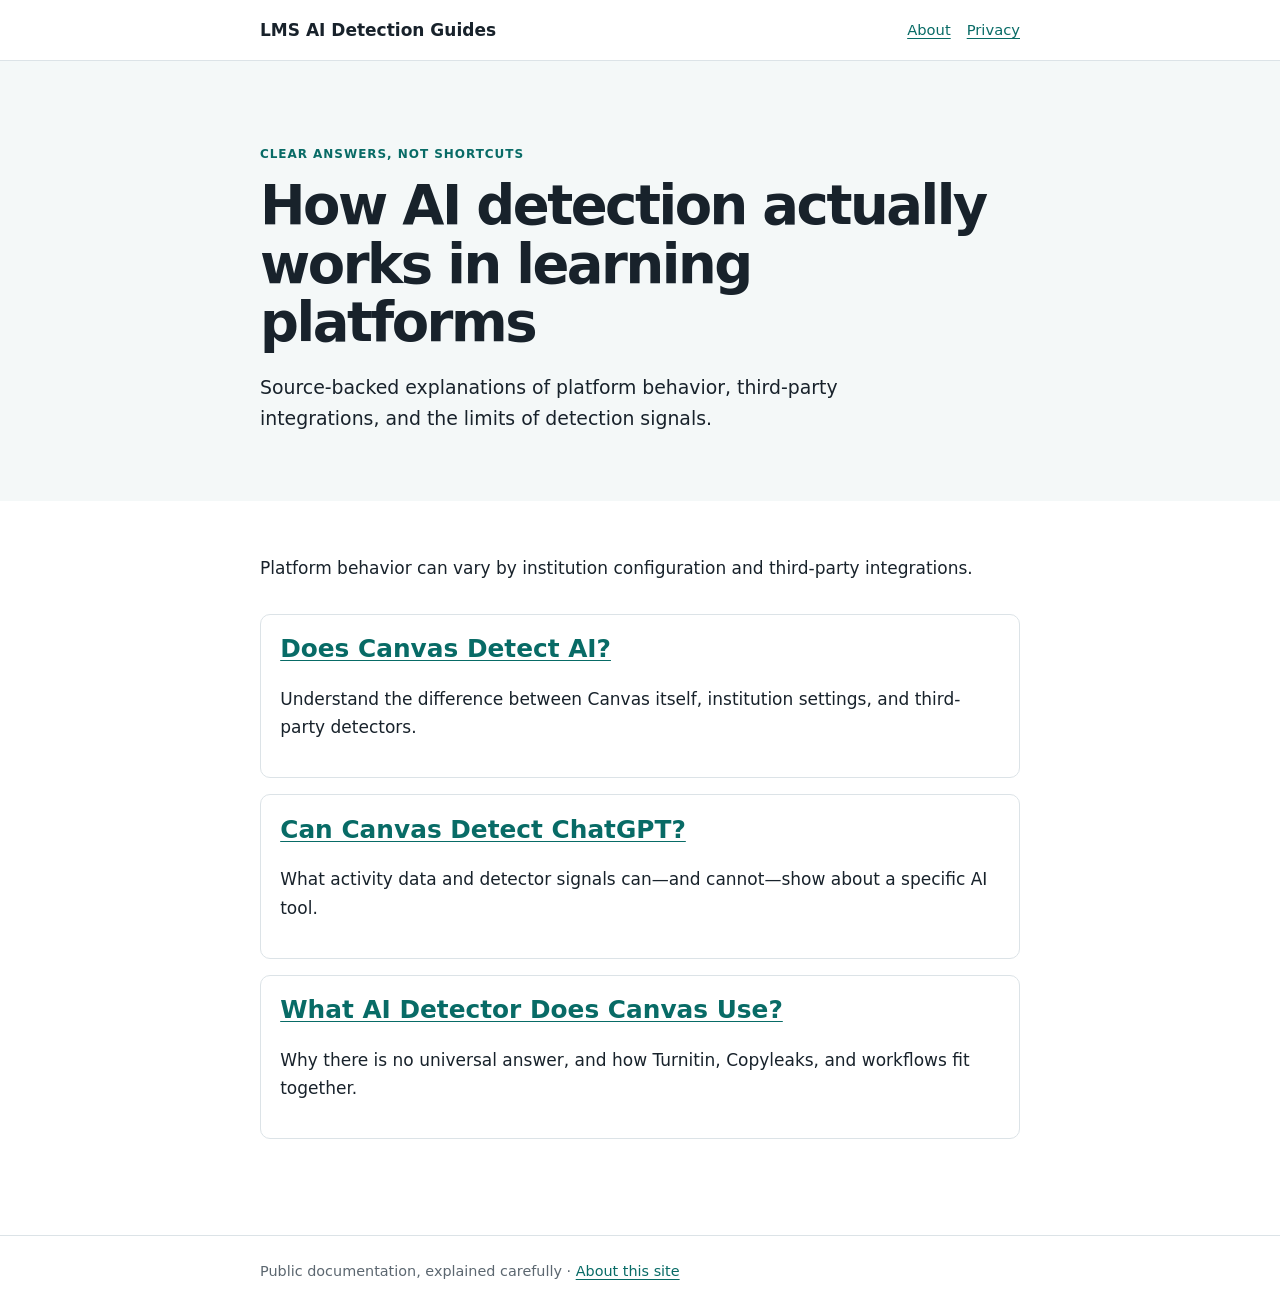
<file: index.html>
<!doctype html><html lang="en"><head><meta charset="utf-8"><meta name="viewport" content="width=device-width,initial-scale=1"><title>LMS AI Detection Guides</title><meta name="description" content="Source-backed explanations of how AI detection works across learning platforms."><meta name="robots" content="index,follow"><link rel="canonical" href="https://dafeng9920.github.io/"><meta property="og:title" content="LMS AI Detection Guides"><meta property="og:description" content="Clear, source-backed explanations of LMS AI-detection behavior."><meta property="og:type" content="website"><meta property="og:url" content="https://dafeng9920.github.io/"><meta name="twitter:card" content="summary"><meta name="twitter:title" content="LMS AI Detection Guides"><meta name="twitter:description" content="Clear, source-backed explanations of LMS AI-detection behavior."><link rel="stylesheet" href="/site.css"><link rel="icon" href="data:image/svg+xml,%3Csvg xmlns='http://www.w3.org/2000/svg' viewBox='0 0 64 64'%3E%3Crect width='64' height='64' rx='12' fill='%23086b66'/%3E%3Cpath d='M17 16h8v13l13-13h10L33 31l16 17H38L25 34v14h-8z' fill='white'/%3E%3C/svg%3E"></head><body><header class="nav"><div class="wrap"><a class="brand" href="/">LMS AI Detection Guides</a><nav class="navlinks"><a href="/about/">About</a><a href="/privacy/">Privacy</a></nav></div></header><section class="hero"><div class="wrap"><p class="eyebrow">Clear answers, not shortcuts</p><h1>How AI detection actually works in learning platforms</h1><p class="lead">Source-backed explanations of platform behavior, third-party integrations, and the limits of detection signals.</p></div></section><main class="main wrap"><p>Platform behavior can vary by institution configuration and third-party integrations.</p><div class="cards"><article class="card"><h2><a href="/does-canvas-detect-ai/">Does Canvas Detect AI?</a></h2><p>Understand the difference between Canvas itself, institution settings, and third-party detectors.</p></article><article class="card"><h2><a href="/can-canvas-detect-chatgpt/">Can Canvas Detect ChatGPT?</a></h2><p>What activity data and detector signals can—and cannot—show about a specific AI tool.</p></article><article class="card"><h2><a href="/what-ai-detector-does-canvas-use/">What AI Detector Does Canvas Use?</a></h2><p>Why there is no universal answer, and how Turnitin, Copyleaks, and workflows fit together.</p></article></div></main><footer class="footer"><div class="wrap">Public documentation, explained carefully · <a href="/about/">About this site</a></div></footer></body></html>
</file>
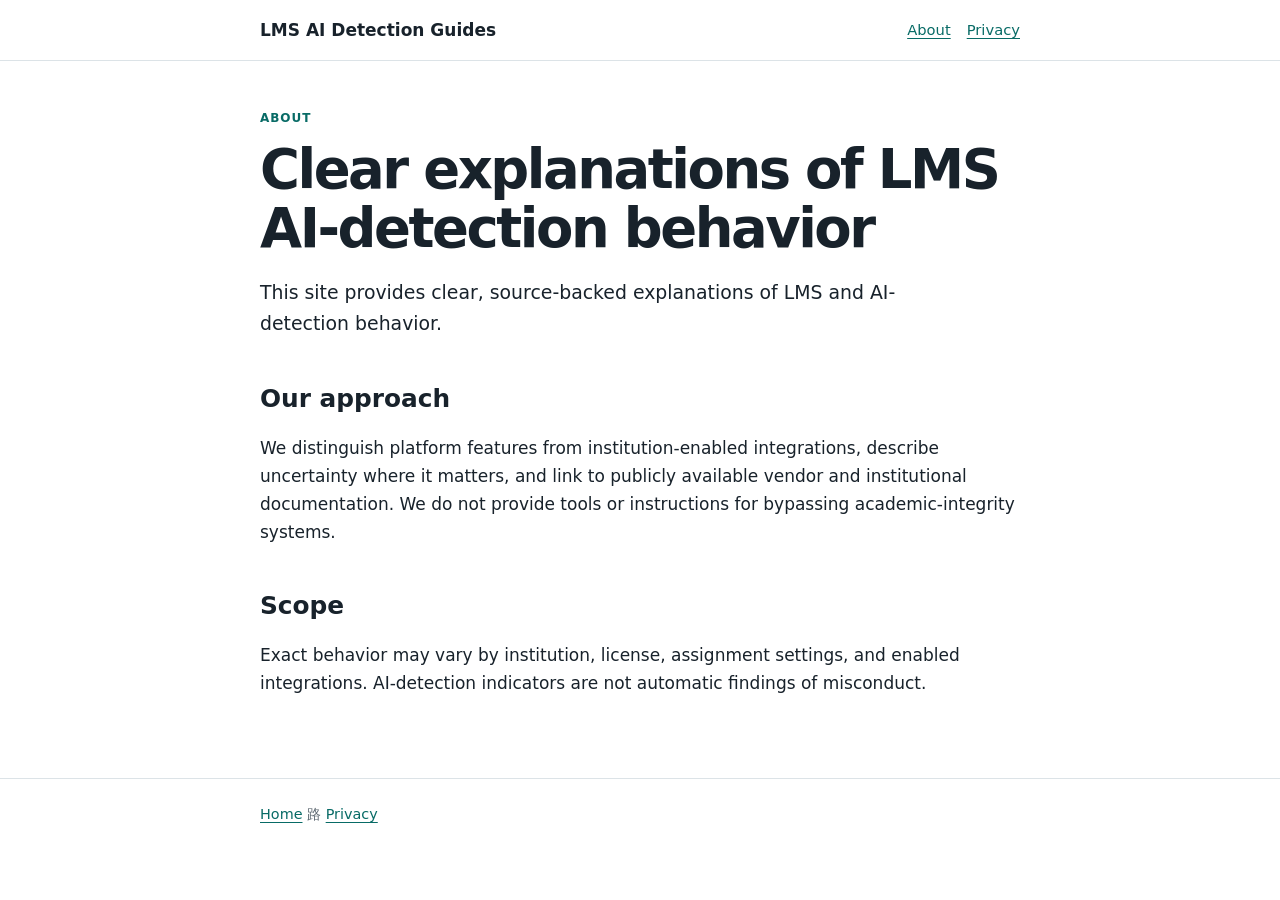
<file: about/index.html>
<!doctype html><html lang="en"><head><meta charset="utf-8"><meta name="viewport" content="width=device-width,initial-scale=1"><title>About LMS AI Detection Guides</title><meta name="description" content="About LMS AI Detection Guides and our source-backed approach."><meta name="robots" content="index,follow"><link rel="canonical" href="https://dafeng9920.github.io/about/"><meta property="og:title" content="About LMS AI Detection Guides"><meta property="og:description" content="Our source-backed approach to LMS AI-detection explanations."><meta property="og:type" content="website"><meta name="twitter:card" content="summary"><link rel="stylesheet" href="/site.css"></head><body><header class="nav"><div class="wrap"><a class="brand" href="/">LMS AI Detection Guides</a><nav class="navlinks"><a href="/about/">About</a><a href="/privacy/">Privacy</a></nav></div></header><main class="main wrap"><p class="eyebrow">About</p><h1>Clear explanations of LMS AI-detection behavior</h1><p class="lead">This site provides clear, source-backed explanations of LMS and AI-detection behavior.</p><h2>Our approach</h2><p>We distinguish platform features from institution-enabled integrations, describe uncertainty where it matters, and link to publicly available vendor and institutional documentation. We do not provide tools or instructions for bypassing academic-integrity systems.</p><h2>Scope</h2><p>Exact behavior may vary by institution, license, assignment settings, and enabled integrations. AI-detection indicators are not automatic findings of misconduct.</p></main><footer class="footer"><div class="wrap"><a href="/">Home</a> 路 <a href="/privacy/">Privacy</a></div></footer></body></html>
</file>
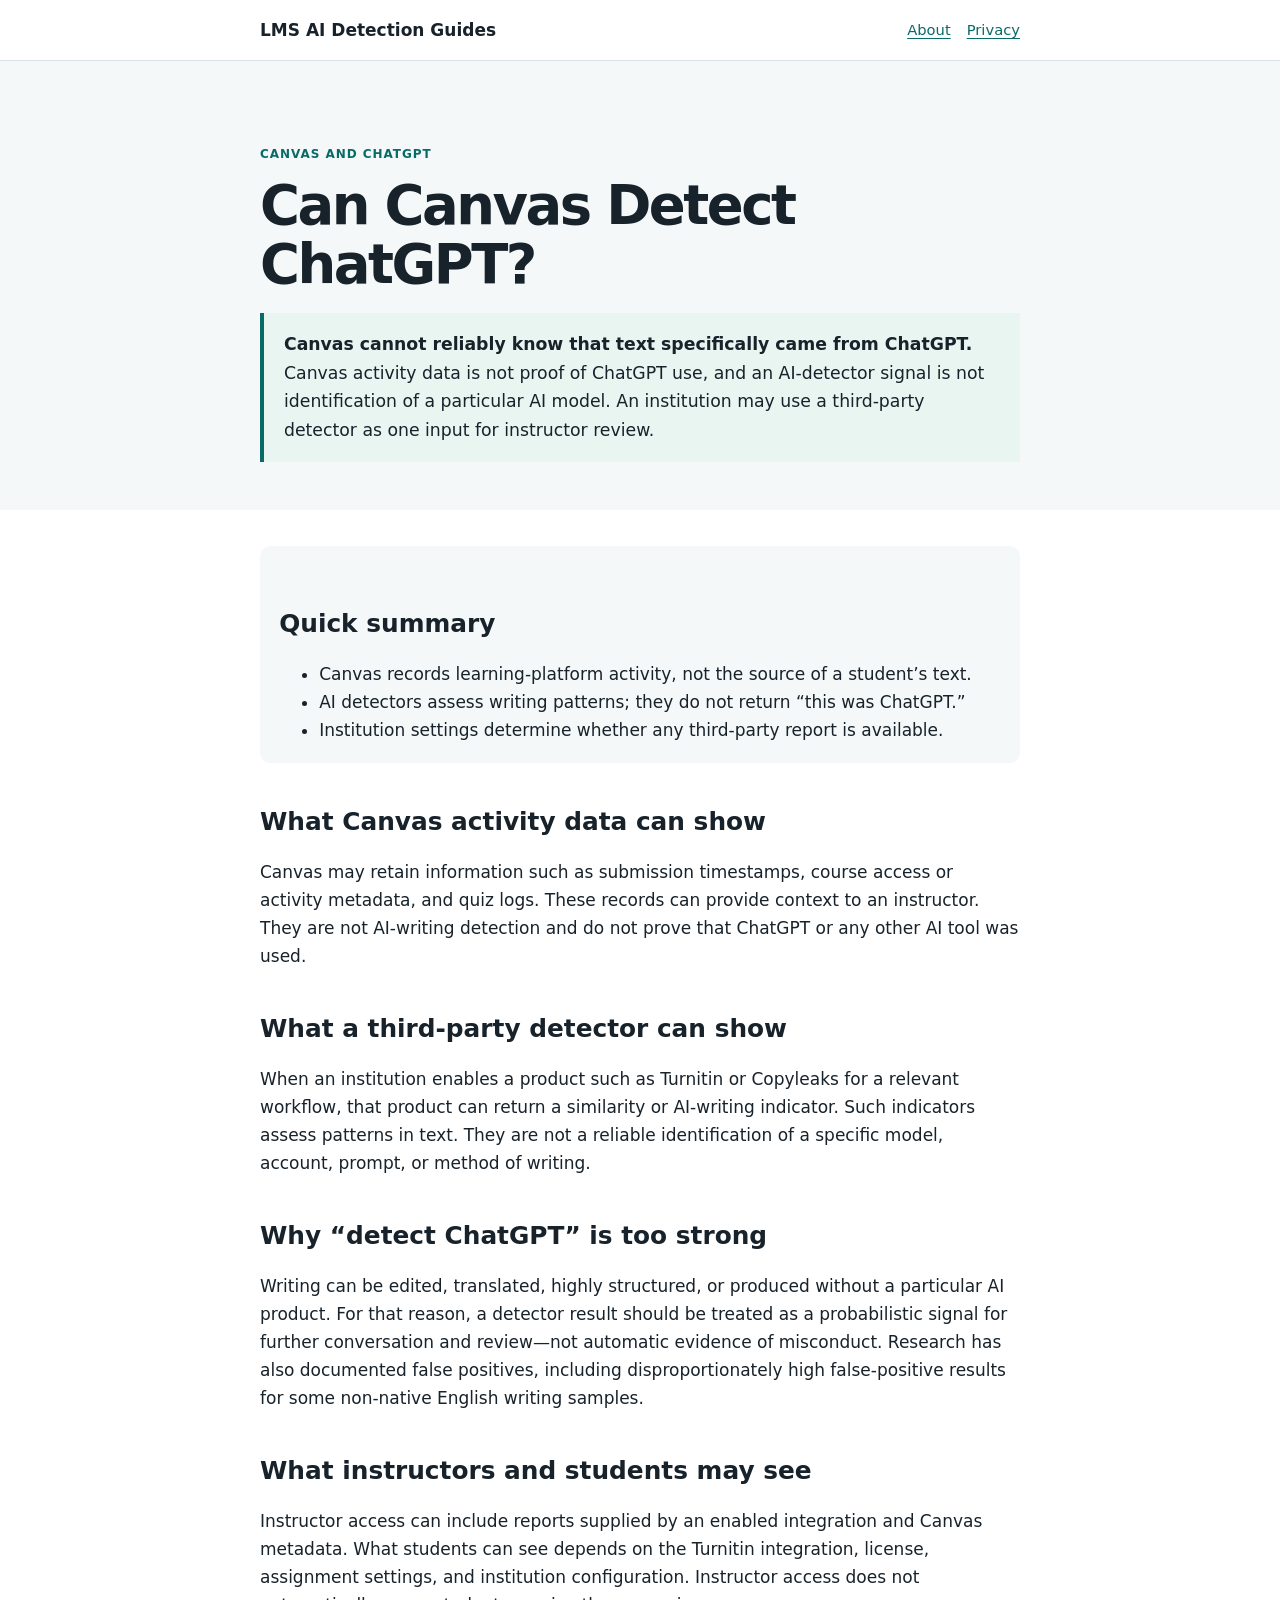
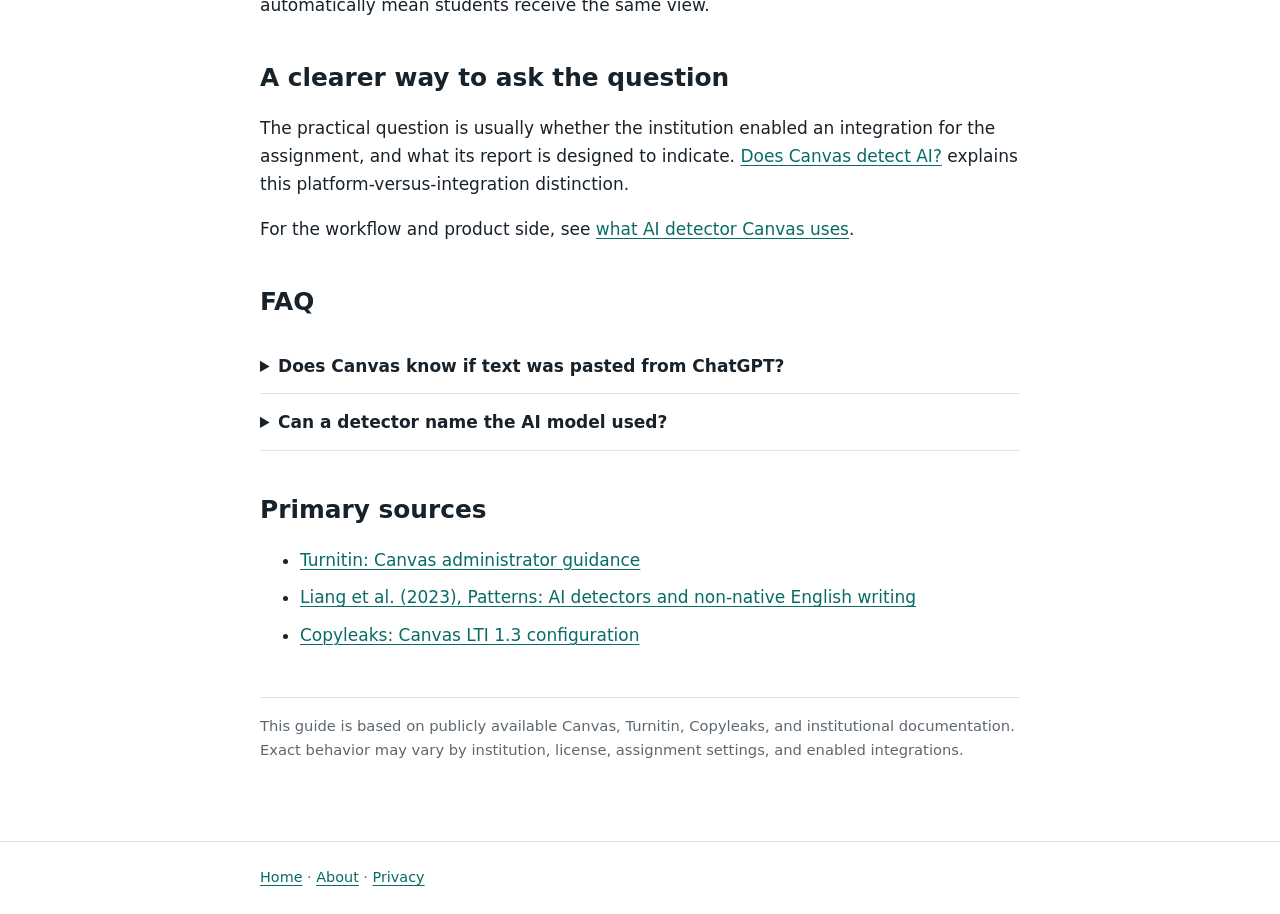
<file: can-canvas-detect-chatgpt/index.html>
<!doctype html><html lang="en"><head><meta charset="utf-8"><meta name="viewport" content="width=device-width,initial-scale=1"><title>Can Canvas Detect ChatGPT? How Detection Actually Works</title><meta name="description" content="Can Canvas detect ChatGPT? Learn what Canvas activity data and third-party AI detectors can—and cannot—show."><meta name="robots" content="index,follow"><link rel="canonical" href="https://dafeng9920.github.io/can-canvas-detect-chatgpt/"><meta property="og:title" content="Can Canvas Detect ChatGPT? How Detection Actually Works"><meta property="og:description" content="What Canvas and AI detectors can—and cannot—show about ChatGPT."><meta property="og:type" content="article"><meta property="og:url" content="https://dafeng9920.github.io/can-canvas-detect-chatgpt/"><meta name="twitter:card" content="summary"><meta name="twitter:title" content="Can Canvas Detect ChatGPT?"><meta name="twitter:description" content="What Canvas and AI detectors can—and cannot—show about ChatGPT."><link rel="stylesheet" href="/site.css"><script type="application/ld+json">{"@context":"https://schema.org","@type":"Article","headline":"Can Canvas Detect ChatGPT? How Detection Actually Works","mainEntityOfPage":"https://dafeng9920.github.io/can-canvas-detect-chatgpt/"}</script></head><body><header class="nav"><div class="wrap"><a class="brand" href="/">LMS AI Detection Guides</a><nav class="navlinks"><a href="/about/">About</a><a href="/privacy/">Privacy</a></nav></div></header><main><section class="hero"><div class="wrap"><p class="eyebrow">Canvas and ChatGPT</p><h1>Can Canvas Detect ChatGPT?</h1><div class="answer"><strong>Canvas cannot reliably know that text specifically came from ChatGPT.</strong> Canvas activity data is not proof of ChatGPT use, and an AI-detector signal is not identification of a particular AI model. An institution may use a third-party detector as one input for instructor review.</div></div></section><article class="main wrap"><section class="summary"><h2>Quick summary</h2><ul><li>Canvas records learning-platform activity, not the source of a student’s text.</li><li>AI detectors assess writing patterns; they do not return “this was ChatGPT.”</li><li>Institution settings determine whether any third-party report is available.</li></ul></section><h2>What Canvas activity data can show</h2><p>Canvas may retain information such as submission timestamps, course access or activity metadata, and quiz logs. These records can provide context to an instructor. They are not AI-writing detection and do not prove that ChatGPT or any other AI tool was used.</p><h2>What a third-party detector can show</h2><p>When an institution enables a product such as Turnitin or Copyleaks for a relevant workflow, that product can return a similarity or AI-writing indicator. Such indicators assess patterns in text. They are not a reliable identification of a specific model, account, prompt, or method of writing.</p><h2>Why “detect ChatGPT” is too strong</h2><p>Writing can be edited, translated, highly structured, or produced without a particular AI product. For that reason, a detector result should be treated as a probabilistic signal for further conversation and review—not automatic evidence of misconduct. Research has also documented false positives, including disproportionately high false-positive results for some non-native English writing samples.</p><h2>What instructors and students may see</h2><p>Instructor access can include reports supplied by an enabled integration and Canvas metadata. What students can see depends on the Turnitin integration, license, assignment settings, and institution configuration. Instructor access does not automatically mean students receive the same view.</p><h2>A clearer way to ask the question</h2><p>The practical question is usually whether the institution enabled an integration for the assignment, and what its report is designed to indicate. <a href="/does-canvas-detect-ai/">Does Canvas detect AI?</a> explains this platform-versus-integration distinction.</p><p>For the workflow and product side, see <a href="/what-ai-detector-does-canvas-use/">what AI detector Canvas uses</a>.</p><section class="faq"><h2>FAQ</h2><details><summary>Does Canvas know if text was pasted from ChatGPT?</summary><p>Canvas activity information is not proof of a text source. Do not treat it as a way to establish ChatGPT use.</p></details><details><summary>Can a detector name the AI model used?</summary><p>No. An AI-writing indicator is not a specific model identifier.</p></details></section><h2>Primary sources</h2><ul class="sources"><li><a href="https://qa-help.turnitin.com/integrity/administrator/canvas.htm">Turnitin: Canvas administrator guidance</a></li><li><a href="https://doi.org/10.1016/j.patter.2023.100779">Liang et al. (2023), Patterns: AI detectors and non-native English writing</a></li><li><a href="https://help.copyleaks.com/hc/en-us/articles/23768685777421">Copyleaks: Canvas LTI 1.3 configuration</a></li></ul><p class="note">This guide is based on publicly available Canvas, Turnitin, Copyleaks, and institutional documentation. Exact behavior may vary by institution, license, assignment settings, and enabled integrations.</p></article></main><footer class="footer"><div class="wrap"><a href="/">Home</a> · <a href="/about/">About</a> · <a href="/privacy/">Privacy</a></div></footer></body></html>
</file>
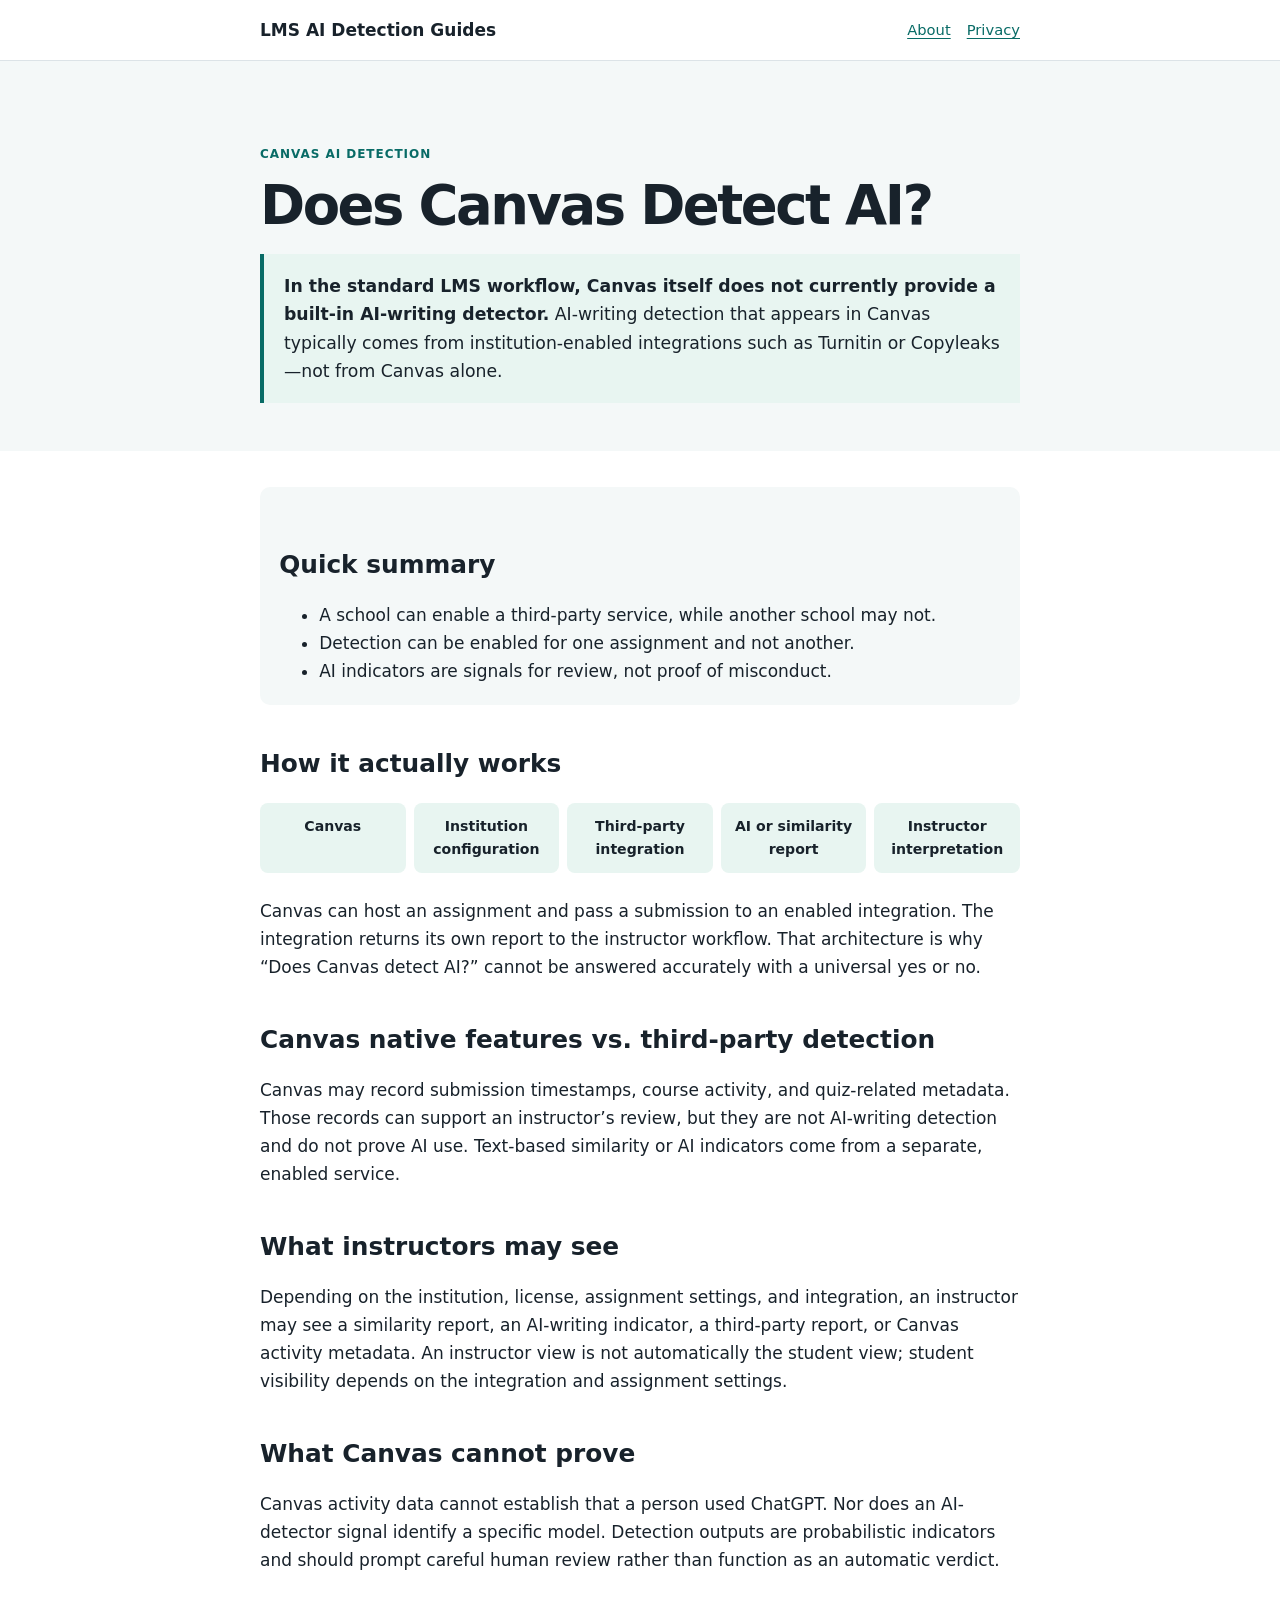
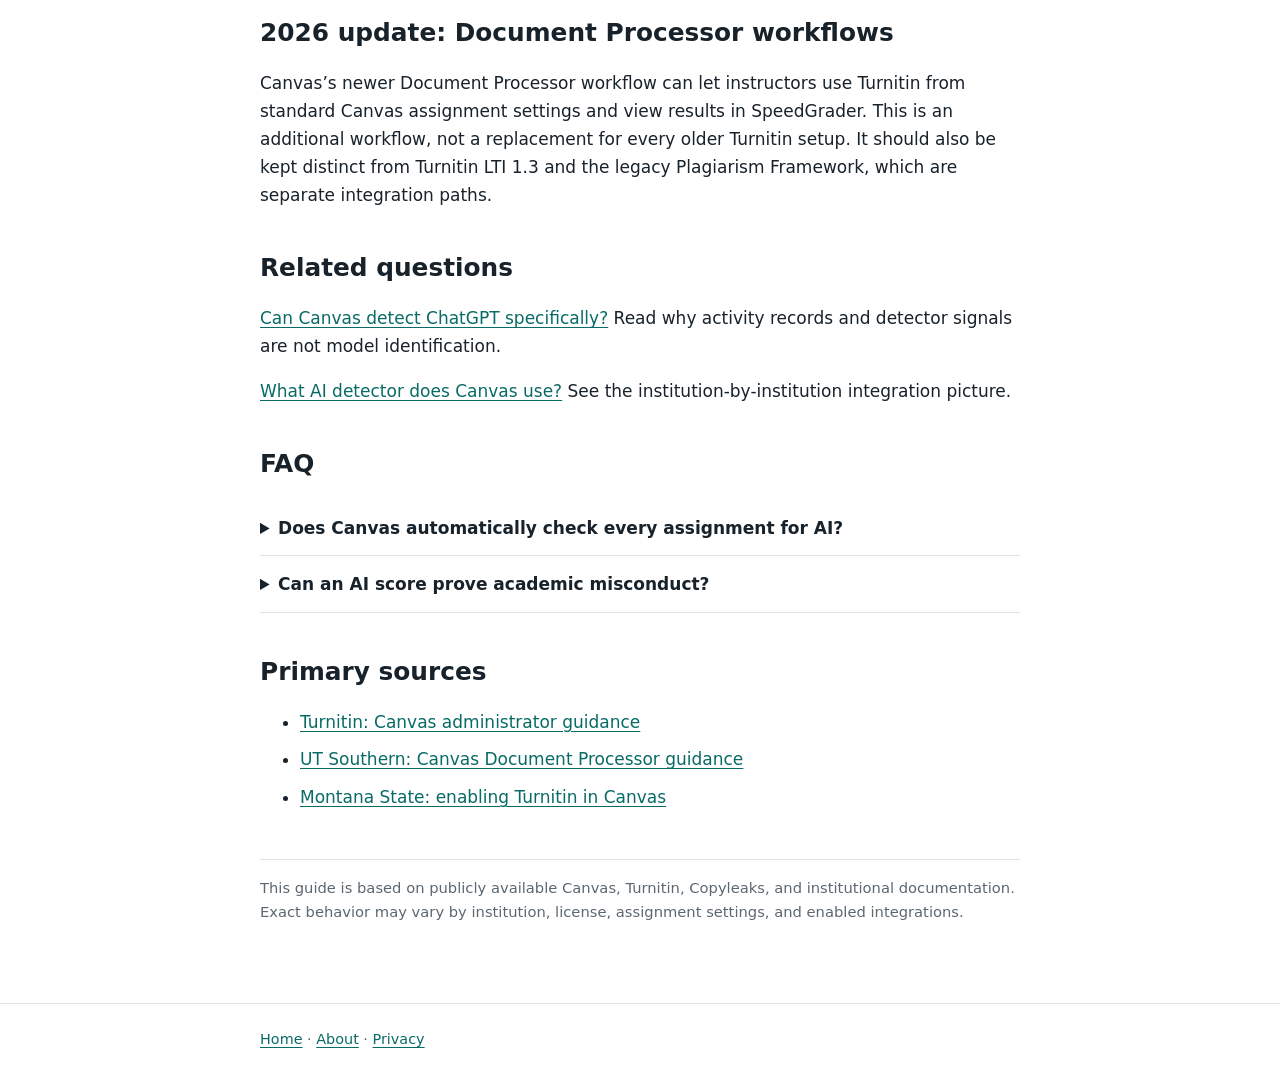
<file: does-canvas-detect-ai/index.html>
<!doctype html><html lang="en"><head><meta charset="utf-8"><meta name="viewport" content="width=device-width,initial-scale=1"><title>Does Canvas Detect AI? What It Can and Can't See in 2026</title><meta name="description" content="Does Canvas detect AI? Learn the difference between Canvas, institution settings, and third-party AI-writing detection in 2026."><meta name="robots" content="index,follow"><link rel="canonical" href="https://dafeng9920.github.io/does-canvas-detect-ai/"><meta property="og:title" content="Does Canvas Detect AI? What It Can and Can't See in 2026"><meta property="og:description" content="How Canvas, institution settings, and third-party detection fit together."><meta property="og:type" content="article"><meta property="og:url" content="https://dafeng9920.github.io/does-canvas-detect-ai/"><meta name="twitter:card" content="summary"><meta name="twitter:title" content="Does Canvas Detect AI?"><meta name="twitter:description" content="How Canvas, institution settings, and third-party detection fit together."><link rel="stylesheet" href="/site.css"><link rel="icon" href="data:image/svg+xml,%3Csvg xmlns='http://www.w3.org/2000/svg' viewBox='0 0 64 64'%3E%3Crect width='64' height='64' rx='12' fill='%23086b66'/%3E%3C/svg%3E"><script type="application/ld+json">{"@context":"https://schema.org","@type":"Article","headline":"Does Canvas Detect AI? What It Can and Can't See in 2026","mainEntityOfPage":"https://dafeng9920.github.io/does-canvas-detect-ai/"}</script></head><body><header class="nav"><div class="wrap"><a class="brand" href="/">LMS AI Detection Guides</a><nav class="navlinks"><a href="/about/">About</a><a href="/privacy/">Privacy</a></nav></div></header><main><section class="hero"><div class="wrap"><p class="eyebrow">Canvas AI detection</p><h1>Does Canvas Detect AI?</h1><div class="answer"><strong>In the standard LMS workflow, Canvas itself does not currently provide a built-in AI-writing detector.</strong> AI-writing detection that appears in Canvas typically comes from institution-enabled integrations such as Turnitin or Copyleaks—not from Canvas alone.</div></div></section><article class="main wrap"><section class="summary"><h2>Quick summary</h2><ul><li>A school can enable a third-party service, while another school may not.</li><li>Detection can be enabled for one assignment and not another.</li><li>AI indicators are signals for review, not proof of misconduct.</li></ul></section><h2>How it actually works</h2><div class="flow"><div>Canvas</div><div>Institution configuration</div><div>Third-party integration</div><div>AI or similarity report</div><div>Instructor interpretation</div></div><p>Canvas can host an assignment and pass a submission to an enabled integration. The integration returns its own report to the instructor workflow. That architecture is why “Does Canvas detect AI?” cannot be answered accurately with a universal yes or no.</p><h2>Canvas native features vs. third-party detection</h2><p>Canvas may record submission timestamps, course activity, and quiz-related metadata. Those records can support an instructor’s review, but they are not AI-writing detection and do not prove AI use. Text-based similarity or AI indicators come from a separate, enabled service.</p><h2>What instructors may see</h2><p>Depending on the institution, license, assignment settings, and integration, an instructor may see a similarity report, an AI-writing indicator, a third-party report, or Canvas activity metadata. An instructor view is not automatically the student view; student visibility depends on the integration and assignment settings.</p><h2>What Canvas cannot prove</h2><p>Canvas activity data cannot establish that a person used ChatGPT. Nor does an AI-detector signal identify a specific model. Detection outputs are probabilistic indicators and should prompt careful human review rather than function as an automatic verdict.</p><h2>2026 update: Document Processor workflows</h2><p>Canvas’s newer Document Processor workflow can let instructors use Turnitin from standard Canvas assignment settings and view results in SpeedGrader. This is an additional workflow, not a replacement for every older Turnitin setup. It should also be kept distinct from Turnitin LTI 1.3 and the legacy Plagiarism Framework, which are separate integration paths.</p><h2>Related questions</h2><p><a href="/can-canvas-detect-chatgpt/">Can Canvas detect ChatGPT specifically?</a> Read why activity records and detector signals are not model identification.</p><p><a href="/what-ai-detector-does-canvas-use/">What AI detector does Canvas use?</a> See the institution-by-institution integration picture.</p><section class="faq"><h2>FAQ</h2><details><summary>Does Canvas automatically check every assignment for AI?</summary><p>No. Whether a third-party service is used depends on the institution and the relevant assignment’s settings.</p></details><details><summary>Can an AI score prove academic misconduct?</summary><p>No. It is a signal that may require context and human review.</p></details></section><h2>Primary sources</h2><ul class="sources"><li><a href="https://qa-help.turnitin.com/integrity/administrator/canvas.htm">Turnitin: Canvas administrator guidance</a></li><li><a href="https://utsouthern.teamdynamix.com/TDClient/260/Portal/KB/PrintArticle?ID=20345">UT Southern: Canvas Document Processor guidance</a></li><li><a href="https://fdn.montana.edu/ecat/help/instructors/turnitin/enable-turnitin/index.html">Montana State: enabling Turnitin in Canvas</a></li></ul><p class="note">This guide is based on publicly available Canvas, Turnitin, Copyleaks, and institutional documentation. Exact behavior may vary by institution, license, assignment settings, and enabled integrations.</p></article></main><footer class="footer"><div class="wrap"><a href="/">Home</a> · <a href="/about/">About</a> · <a href="/privacy/">Privacy</a></div></footer></body></html>
</file>
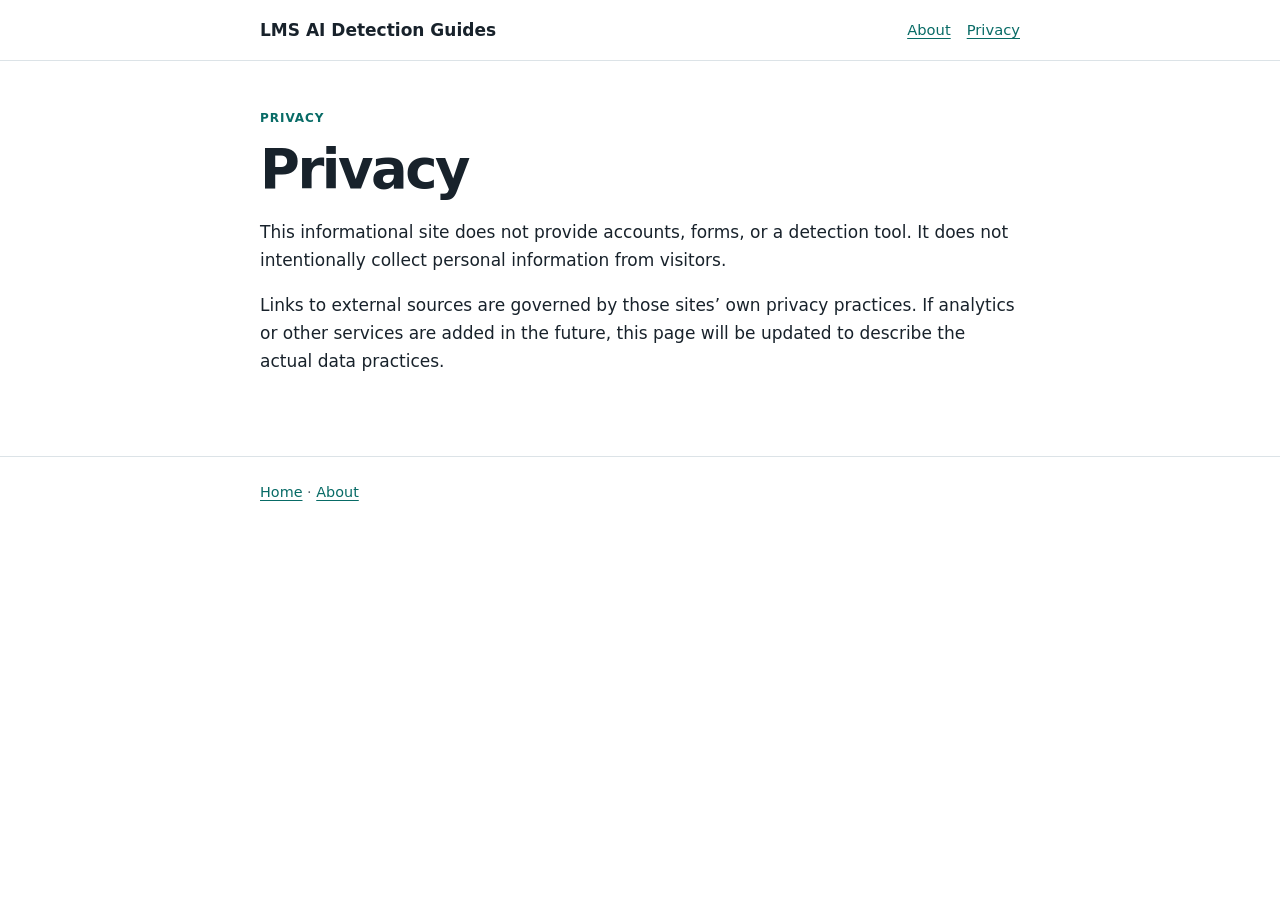
<file: privacy/index.html>
<!doctype html><html lang="en"><head><meta charset="utf-8"><meta name="viewport" content="width=device-width,initial-scale=1"><title>Privacy | LMS AI Detection Guides</title><meta name="description" content="Privacy information for LMS AI Detection Guides."><meta name="robots" content="index,follow"><link rel="canonical" href="https://dafeng9920.github.io/privacy/"><meta property="og:title" content="Privacy | LMS AI Detection Guides"><meta property="og:description" content="Privacy information for LMS AI Detection Guides."><meta property="og:type" content="website"><meta name="twitter:card" content="summary"><link rel="stylesheet" href="/site.css"></head><body><header class="nav"><div class="wrap"><a class="brand" href="/">LMS AI Detection Guides</a><nav class="navlinks"><a href="/about/">About</a><a href="/privacy/">Privacy</a></nav></div></header><main class="main wrap"><p class="eyebrow">Privacy</p><h1>Privacy</h1><p>This informational site does not provide accounts, forms, or a detection tool. It does not intentionally collect personal information from visitors.</p><p>Links to external sources are governed by those sites’ own privacy practices. If analytics or other services are added in the future, this page will be updated to describe the actual data practices.</p></main><footer class="footer"><div class="wrap"><a href="/">Home</a> · <a href="/about/">About</a></div></footer></body></html>
</file>
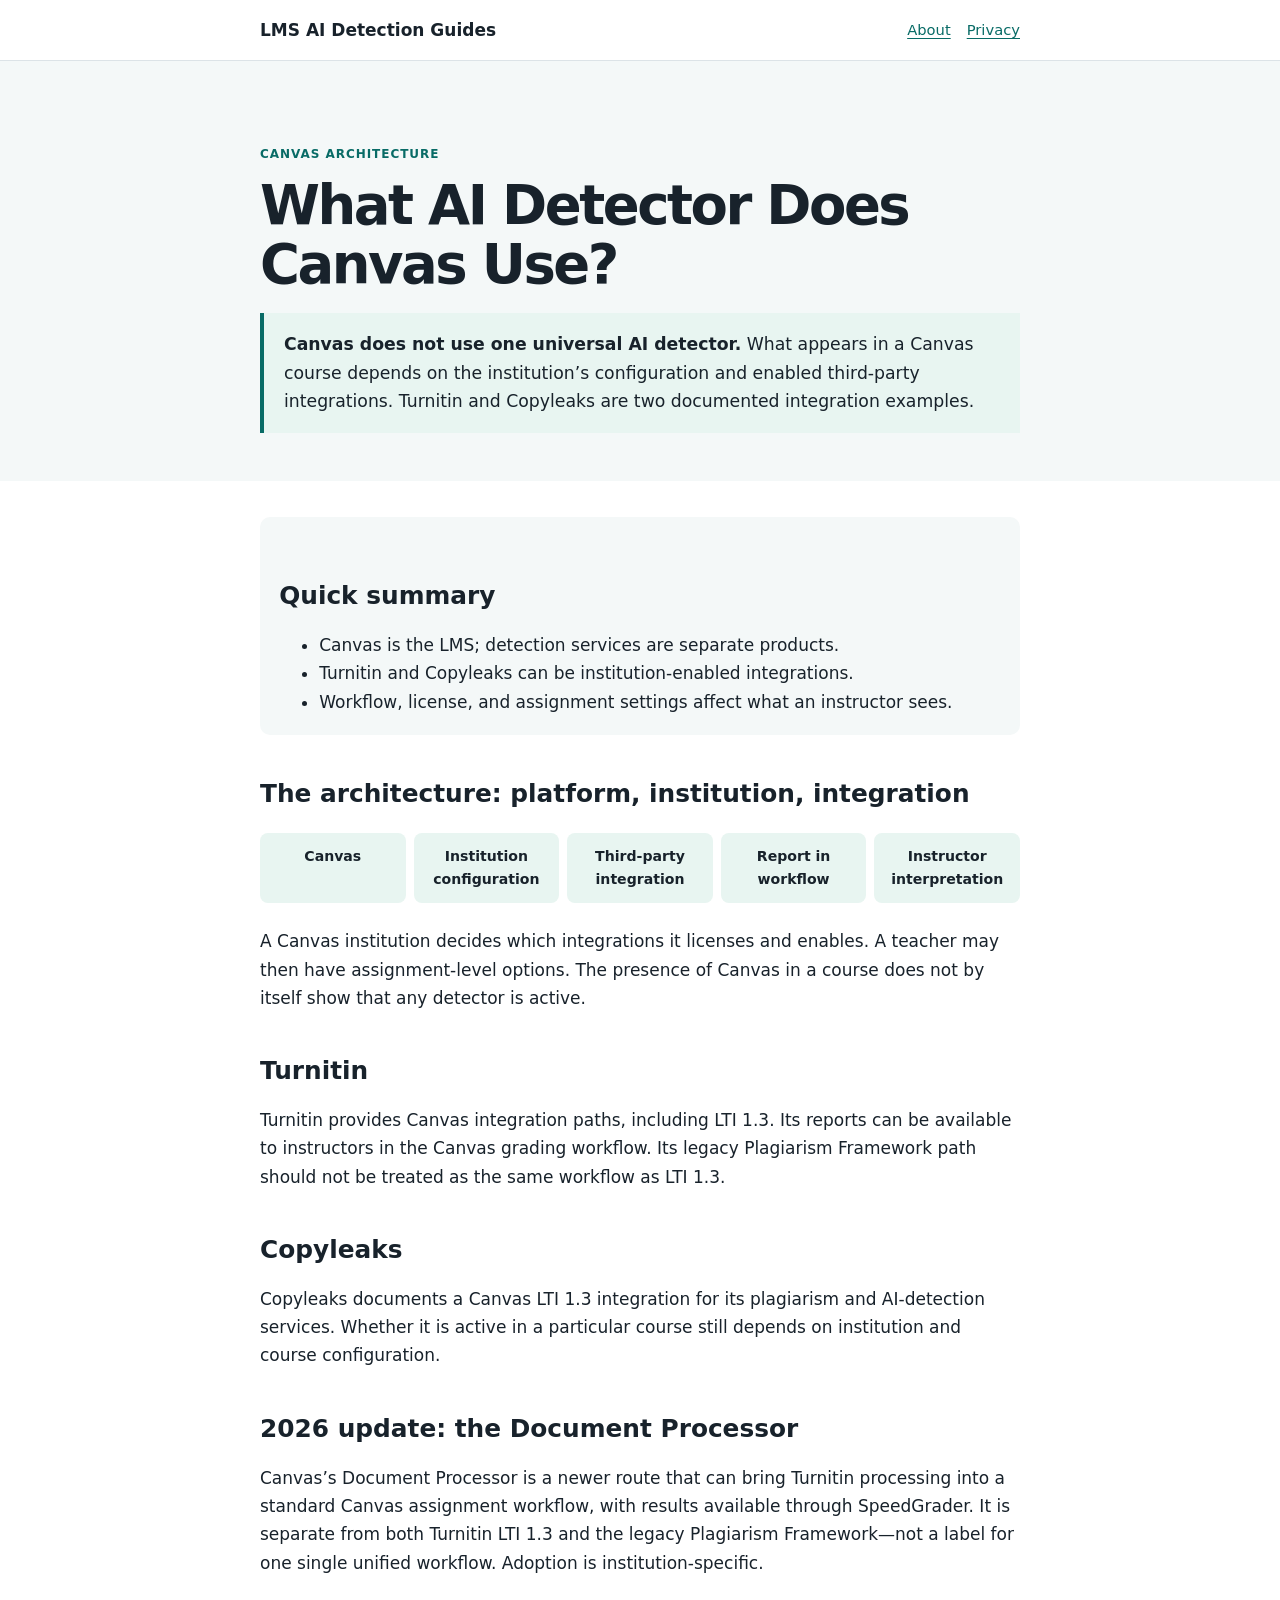
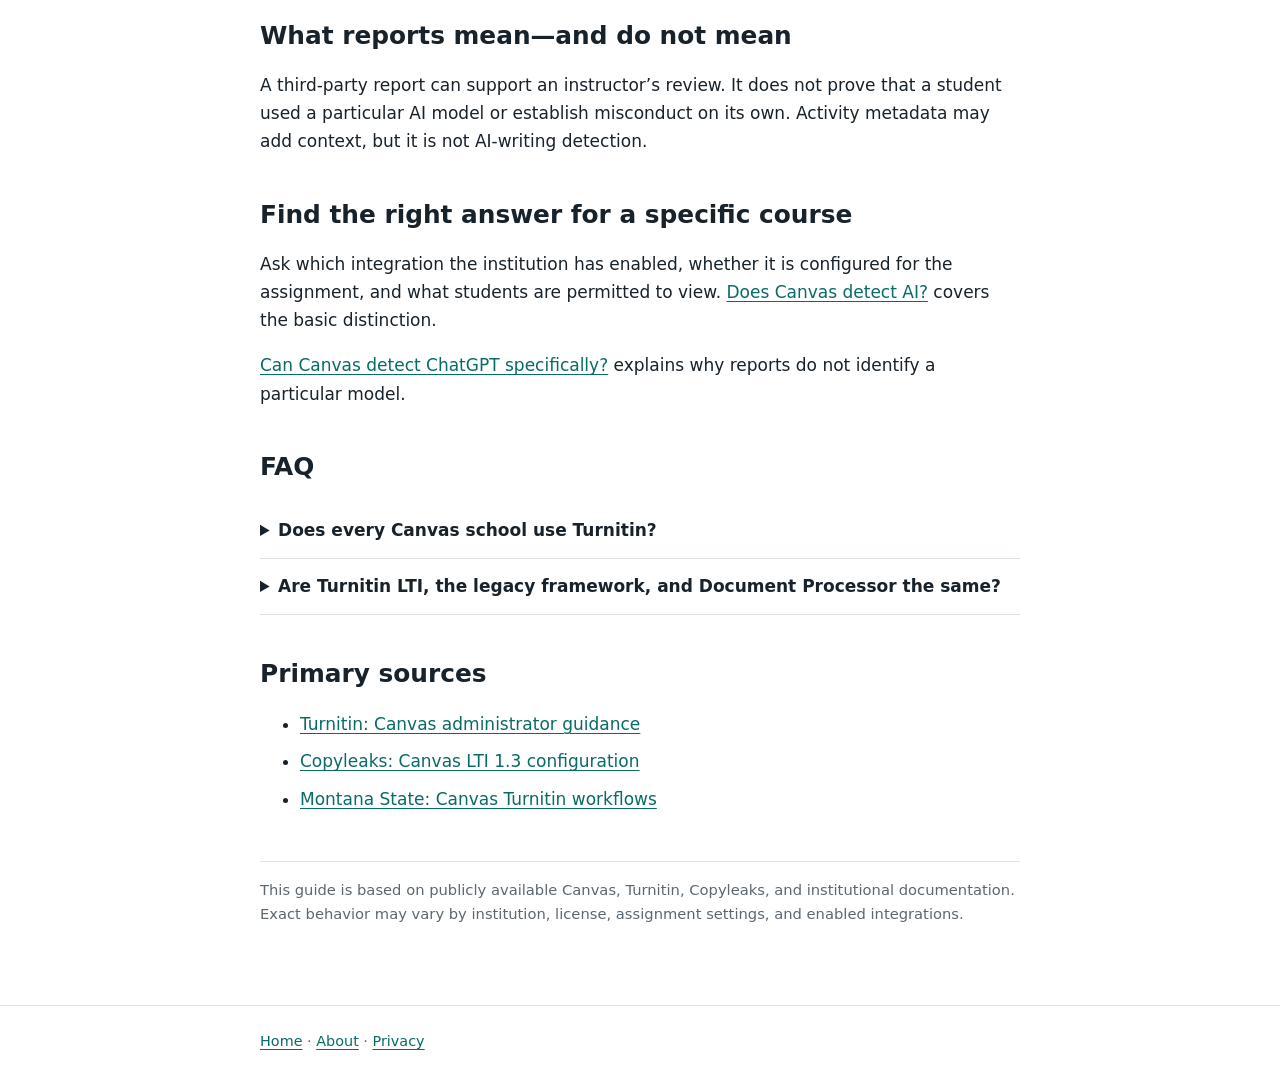
<file: what-ai-detector-does-canvas-use/index.html>
<!doctype html><html lang="en"><head><meta charset="utf-8"><meta name="viewport" content="width=device-width,initial-scale=1"><title>What AI Detector Does Canvas Use? Turnitin, Copyleaks & 2026 Integrations</title><meta name="description" content="What AI detector does Canvas use? There is no universal detector: it depends on institution settings, Turnitin, Copyleaks, and assignment workflows."><meta name="robots" content="index,follow"><link rel="canonical" href="https://dafeng9920.github.io/what-ai-detector-does-canvas-use/"><meta property="og:title" content="What AI Detector Does Canvas Use?"><meta property="og:description" content="Turnitin, Copyleaks, and why Canvas detection depends on institution configuration."><meta property="og:type" content="article"><meta property="og:url" content="https://dafeng9920.github.io/what-ai-detector-does-canvas-use/"><meta name="twitter:card" content="summary"><meta name="twitter:title" content="What AI Detector Does Canvas Use?"><meta name="twitter:description" content="Turnitin, Copyleaks, and why Canvas detection depends on institution configuration."><link rel="stylesheet" href="/site.css"><script type="application/ld+json">{"@context":"https://schema.org","@type":"Article","headline":"What AI Detector Does Canvas Use? Turnitin, Copyleaks & 2026 Integrations","mainEntityOfPage":"https://dafeng9920.github.io/what-ai-detector-does-canvas-use/"}</script></head><body><header class="nav"><div class="wrap"><a class="brand" href="/">LMS AI Detection Guides</a><nav class="navlinks"><a href="/about/">About</a><a href="/privacy/">Privacy</a></nav></div></header><main><section class="hero"><div class="wrap"><p class="eyebrow">Canvas architecture</p><h1>What AI Detector Does Canvas Use?</h1><div class="answer"><strong>Canvas does not use one universal AI detector.</strong> What appears in a Canvas course depends on the institution’s configuration and enabled third-party integrations. Turnitin and Copyleaks are two documented integration examples.</div></div></section><article class="main wrap"><section class="summary"><h2>Quick summary</h2><ul><li>Canvas is the LMS; detection services are separate products.</li><li>Turnitin and Copyleaks can be institution-enabled integrations.</li><li>Workflow, license, and assignment settings affect what an instructor sees.</li></ul></section><h2>The architecture: platform, institution, integration</h2><div class="flow"><div>Canvas</div><div>Institution configuration</div><div>Third-party integration</div><div>Report in workflow</div><div>Instructor interpretation</div></div><p>A Canvas institution decides which integrations it licenses and enables. A teacher may then have assignment-level options. The presence of Canvas in a course does not by itself show that any detector is active.</p><h2>Turnitin</h2><p>Turnitin provides Canvas integration paths, including LTI 1.3. Its reports can be available to instructors in the Canvas grading workflow. Its legacy Plagiarism Framework path should not be treated as the same workflow as LTI 1.3.</p><h2>Copyleaks</h2><p>Copyleaks documents a Canvas LTI 1.3 integration for its plagiarism and AI-detection services. Whether it is active in a particular course still depends on institution and course configuration.</p><h2>2026 update: the Document Processor</h2><p>Canvas’s Document Processor is a newer route that can bring Turnitin processing into a standard Canvas assignment workflow, with results available through SpeedGrader. It is separate from both Turnitin LTI 1.3 and the legacy Plagiarism Framework—not a label for one single unified workflow. Adoption is institution-specific.</p><h2>What reports mean—and do not mean</h2><p>A third-party report can support an instructor’s review. It does not prove that a student used a particular AI model or establish misconduct on its own. Activity metadata may add context, but it is not AI-writing detection.</p><h2>Find the right answer for a specific course</h2><p>Ask which integration the institution has enabled, whether it is configured for the assignment, and what students are permitted to view. <a href="/does-canvas-detect-ai/">Does Canvas detect AI?</a> covers the basic distinction.</p><p><a href="/can-canvas-detect-chatgpt/">Can Canvas detect ChatGPT specifically?</a> explains why reports do not identify a particular model.</p><section class="faq"><h2>FAQ</h2><details><summary>Does every Canvas school use Turnitin?</summary><p>No. Turnitin requires an institution’s license and configuration; Canvas does not make it universally active.</p></details><details><summary>Are Turnitin LTI, the legacy framework, and Document Processor the same?</summary><p>No. They are distinct integration or workflow paths and should not be collapsed into one process.</p></details></section><h2>Primary sources</h2><ul class="sources"><li><a href="https://qa-help.turnitin.com/integrity/administrator/canvas.htm">Turnitin: Canvas administrator guidance</a></li><li><a href="https://help.copyleaks.com/hc/en-us/articles/23768685777421">Copyleaks: Canvas LTI 1.3 configuration</a></li><li><a href="https://fdn.montana.edu/ecat/help/instructors/turnitin/enable-turnitin/index.html">Montana State: Canvas Turnitin workflows</a></li></ul><p class="note">This guide is based on publicly available Canvas, Turnitin, Copyleaks, and institutional documentation. Exact behavior may vary by institution, license, assignment settings, and enabled integrations.</p></article></main><footer class="footer"><div class="wrap"><a href="/">Home</a> · <a href="/about/">About</a> · <a href="/privacy/">Privacy</a></div></footer></body></html>
</file>
<file: site.css>
:root{--ink:#18222b;--muted:#5c6770;--line:#dce3e7;--paper:#fff;--wash:#f4f8f8;--brand:#086b66;--brand-dark:#064b48;--accent:#e8f5f1}*{box-sizing:border-box}body{margin:0;color:var(--ink);font:17px/1.65 system-ui,-apple-system,"Segoe UI",sans-serif;background:var(--paper)}a{color:var(--brand);text-decoration-thickness:1px;text-underline-offset:3px}a:hover{color:var(--brand-dark)}.wrap{width:min(100% - 2.5rem,760px);margin:auto}.nav{border-bottom:1px solid var(--line);padding:1rem 0}.nav .wrap{display:flex;justify-content:space-between;gap:1rem;align-items:center}.brand{font-weight:800;color:var(--ink);text-decoration:none}.navlinks{display:flex;gap:1rem;font-size:.92rem}.hero{padding:4.5rem 0 3rem;background:var(--wash)}.eyebrow{color:var(--brand);font-weight:800;text-transform:uppercase;letter-spacing:.08em;font-size:.75rem}h1{font-size:clamp(2rem,6vw,3.4rem);line-height:1.08;letter-spacing:-.045em;margin:.35rem 0 1.15rem}h2{font-size:1.55rem;line-height:1.22;margin-top:2.75rem}h3{font-size:1.12rem;margin-top:1.5rem}.lead{font-size:1.18rem;max-width:680px}.main{padding:2.25rem 0 4rem}.answer{border-left:4px solid var(--brand);background:var(--accent);padding:1.1rem 1.25rem;font-size:1.08rem}.cards{display:grid;gap:1rem;margin:2rem 0}.card{border:1px solid var(--line);border-radius:10px;padding:1.2rem;background:#fff}.card h2,.card h3{margin-top:0}.flow{display:grid;grid-template-columns:repeat(5,1fr);gap:.5rem;margin:1.5rem 0}.flow div{background:var(--accent);border-radius:8px;padding:.75rem;font-size:.88rem;text-align:center;font-weight:700}.summary{background:var(--wash);border-radius:10px;padding:1.2rem}.summary ul{margin-bottom:0}.note{font-size:.92rem;color:var(--muted);border-top:1px solid var(--line);margin-top:3rem;padding-top:1rem}.sources li{margin:.6rem 0}.footer{border-top:1px solid var(--line);padding:1.5rem 0;color:var(--muted);font-size:.9rem}.faq details{border-bottom:1px solid var(--line);padding:.85rem 0}.faq summary{cursor:pointer;font-weight:700}@media(max-width:620px){.nav .wrap{align-items:flex-start}.navlinks{gap:.6rem;flex-wrap:wrap;justify-content:flex-end}.hero{padding:3rem 0 2rem}.flow{grid-template-columns:1fr}.flow div:after{content:"↓";display:block;color:var(--brand)}.flow div:last-child:after{display:none}}
</file>
